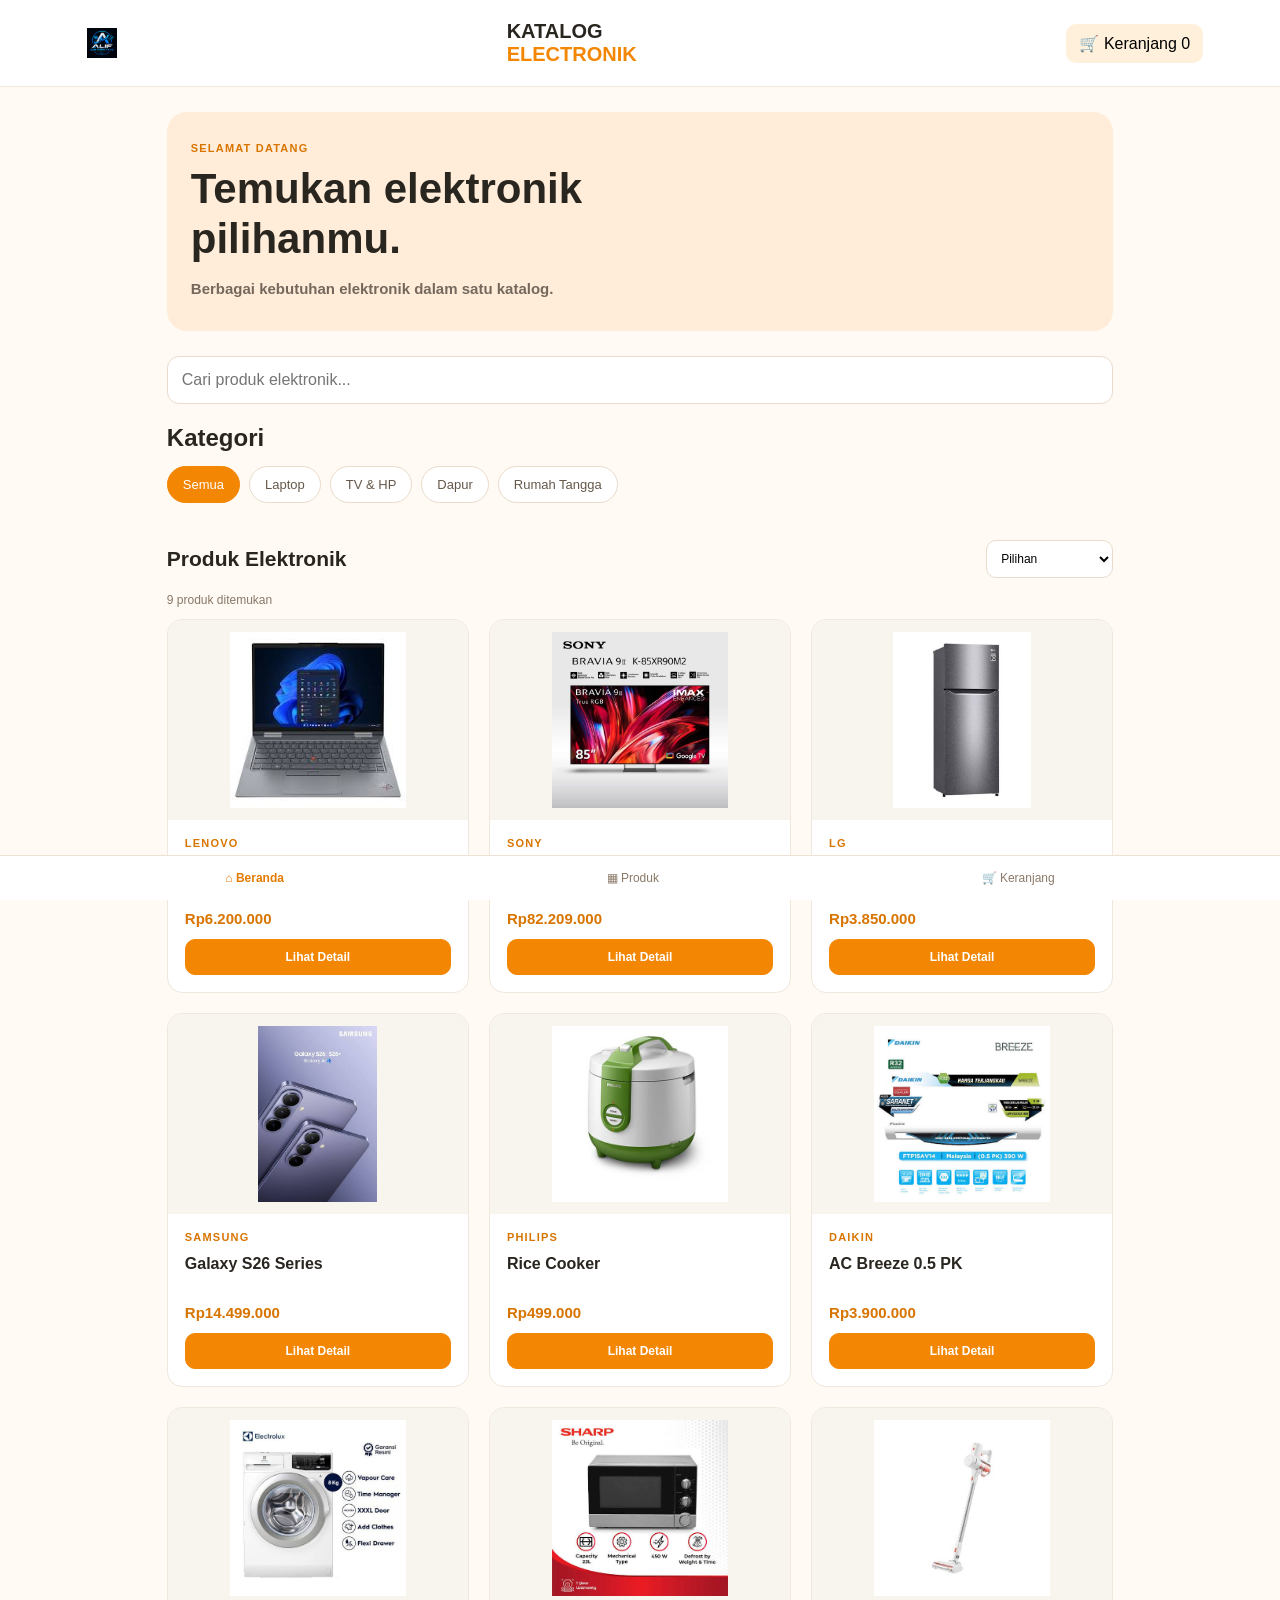
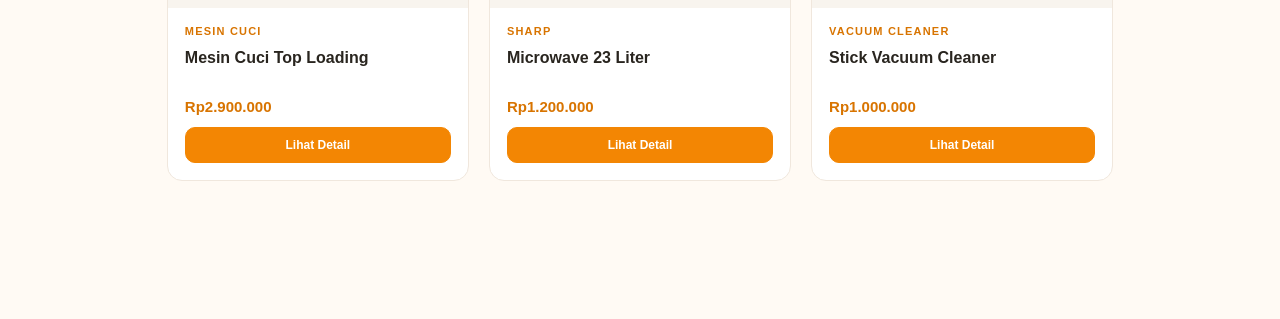
<file: index.html>
<!DOCTYPE html>
<html lang="id">
<head>
    <meta charset="UTF-8">
    <meta name="viewport" content="width=device-width, initial-scale=1.0">
    <title>Katalog Electronic</title>
    <link rel="stylesheet" href="style.css">
    <script src="script.js" defer></script>
</head>
<body>

<header class="header">
    <img  src="Alif Elektronik Store Neon Badge.png" alt="" class="logo-toko">
    <a class="logo" href="index.html">KATALOG <span>ELECTRONIK</span></a>
    <button id="cartButton" class="cartbutton">
        🛒 Keranjang <span id="cartCount">0</span>
    </button>
</header>

<main class="container">

    <section id="catalogPage">
        <div class="welcome">
            <p class="eyebrow">SELAMAT DATANG</p>
            <h1>Temukan elektronik pilihanmu.</h1>
            <p class="deskripsi">Berbagai kebutuhan elektronik dalam satu katalog.</p>
        </div>

        <div class="searchbox">
            <input id="searchInput" type="search" placeholder="Cari produk elektronik...">
        </div>

        <h2>Kategori</h2>

        <div class="categories">
            <button class="category active" data-category="Semua">Semua</button>
            <button class="category" data-category="Laptop">Laptop</button>
            <button class="category" data-category="TV & HP">TV & HP</button>
            <button class="category" data-category="Dapur">Dapur</button>
            <button class="category" data-category="Rumah Tangga">Rumah Tangga</button>
        </div>

        <div class="sectionheading">
            <h2>Produk Elektronik</h2>

            <select id="sortSelect">
                <option value="default">Pilihan</option>
                <option value="low">Harga termurah</option>
                <option value="high">Harga termahal</option>
                <option value="az">Nama A-Z</option>
            </select>
        </div>

        <p id="resultCount"></p>

        <div id="productGrid" class="productgrid">

            <article class="productcard" data-category="Laptop" data-name="Laptop ThinkPad" data-price="6200000">
                <img class="productimage" src="gambar 1.png" alt="Laptop Lenovo ThinkPad">
                <div class="productinfo">
                    <p class="productbrand">LENOVO</p>
                    <h3>Laptop ThinkPad</h3>
                    <p class="productprice">Rp6.200.000</p>
                    <a class="primarybutton" href="laptop.html">Lihat Detail</a>
                </div>
            </article>

            <article class="productcard" data-category="TV & HP" data-name="Sony BRAVIA 9 II" data-price="82209000">
                <img class="productimage" src="gambar 2.png" alt="Televisi Sony BRAVIA 9 II">
                <div class="productinfo">
                    <p class="productbrand">SONY</p>
                    <h3>BRAVIA 9 II 85 Inci</h3>
                    <p class="productprice">Rp82.209.000</p>
                    <a class="primarybutton" href="televisi.html">Lihat Detail</a>
                </div>
            </article>

            <article class="productcard" data-category="Rumah Tangga" data-name="Kulkas Dua Pintu" data-price="3850000">
                <img class="productimage" src="gambar 3.png" alt="Kulkas dua pintu LG">
                <div class="productinfo">
                    <p class="productbrand">LG</p>
                    <h3>Kulkas Dua Pintu</h3>
                    <p class="productprice">Rp3.850.000</p>
                    <a class="primarybutton" href="kulkas.html">Lihat Detail</a>
                </div>
            </article>

            <article class="productcard" data-category="TV & HP" data-name="Samsung Galaxy S26" data-price="14499000">
                <img class="productimage" src="gambar 4.png" alt="Samsung Galaxy S26">
                <div class="productinfo">
                    <p class="productbrand">SAMSUNG</p>
                    <h3>Galaxy S26 Series</h3>
                    <p class="productprice">Rp14.499.000</p>
                    <a class="primarybutton" href="handphone.html">Lihat Detail</a>
                </div>
            </article>

            <article class="productcard" data-category="Dapur" data-name="Philips Rice Cooker" data-price="499000">
                <img class="productimage" src="gambar 5.png" alt="Rice cooker Philips">
                <div class="productinfo">
                    <p class="productbrand">PHILIPS</p>
                    <h3>Rice Cooker</h3>
                    <p class="productprice">Rp499.000</p>
                    <a class="primarybutton" href="ricecooker.html">Lihat Detail</a>
                </div>
            </article>

            <article class="productcard" data-category="Rumah Tangga" data-name="Daikin Breeze AC" data-price="3900000">
                <img class="productimage" src="gambar 6.png" alt="AC Daikin Breeze 0.5 PK">
                <div class="productinfo">
                    <p class="productbrand">DAIKIN</p>
                    <h3>AC Breeze 0.5 PK</h3>
                    <p class="productprice">Rp3.900.000</p>
                    <a class="primarybutton" href="ac.html">Lihat Detail</a>
                </div>
            </article>

            <article class="productcard" data-category="Rumah Tangga" data-name="Mesin Cuci Top Loading" data-price="2900000">
                <img class="productimage" src="gambar 7.png" alt="Mesin cuci bukaan atas">
                <div class="productinfo">
                    <p class="productbrand">MESIN CUCI</p>
                    <h3>Mesin Cuci Top Loading</h3>
                    <p class="productprice">Rp2.900.000</p>
                    <a class="primarybutton" href="mesin cuci.html">Lihat Detail</a>
                </div>
            </article>

            <article class="productcard" data-category="Dapur" data-name="Sharp Microwave 23 Liter" data-price="1200000">
                <img class="productimage" src="gambar 8.png" alt="Microwave Sharp 23 liter">
                <div class="productinfo">
                    <p class="productbrand">SHARP</p>
                    <h3>Microwave 23 Liter</h3>
                    <p class="productprice">Rp1.200.000</p>
                    <a class="primarybutton" href="microwave.html">Lihat Detail</a>
                </div>
            </article>

            <article class="productcard" data-category="Rumah Tangga" data-name="Stick Vacuum Cleaner" data-price="1000000">
                <img class="productimage" src="gambar 9.png" alt="Stick vacuum cleaner">
                <div class="productinfo">
                    <p class="productbrand">VACUUM CLEANER</p>
                    <h3>Stick Vacuum Cleaner</h3>
                    <p class="productprice">Rp1.000.000</p>
                    <a class="primarybutton" href="vacum.html">Lihat Detail</a>
                </div>
            </article>

        </div>

        <p id="emptyState" hidden>Produk tidak ditemukan.</p>
    </section>

    <section id="cartPage" hidden>
        <div class="sectionheading">
            <h2>Keranjang Belanja</h2>
            <button id="backButton" class="outlinebutton">Kembali</button>
        </div>

        <div id="cartItems"></div>

        <div class="cartsummary">
            <strong>Total: <span id="cartTotal">Rp0</span></strong>
            <button id="checkoutButton" class="primarybutton">Checkout</button>
        </div>
    </section>

</main>

<nav class="bottomnav">
    <a href="index.html" class="navitem active">⌂ Beranda</a>
    <a href="#productGrid" class="navitem" id="productTab">▦ Produk</a>
    <button id="bottomCartButton" class="navitem">🛒 Keranjang</button>
</nav>

<div class="ucapan">
    <h2 class="jalan">Terimakasih Sudah Melihat Lihat Serta Sudah Belanja 😆</h2>
</div>

</body>
</html>
</file>
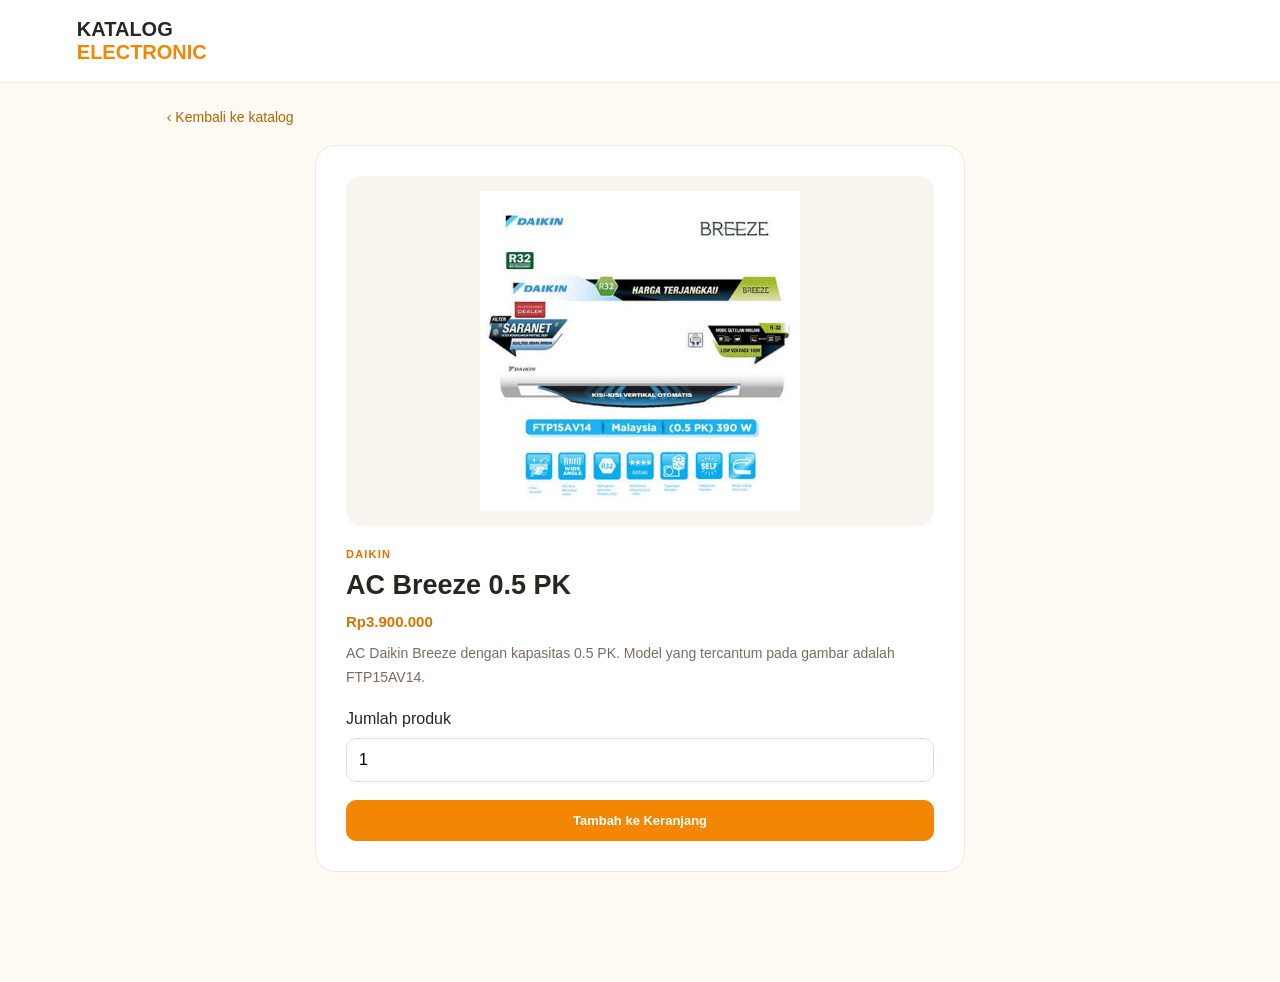
<file: ac.html>
<!DOCTYPE html>
<html lang="id">
<head>
    <meta charset="UTF-8">
    <meta name="viewport" content="width=device-width, initial-scale=1.0">
    <title>AC Daikin | Katalog Electronic</title>
    <link rel="stylesheet" href="style.css">
    <script src="script.js" defer></script>
</head>
<body>
<header class="header"><a class="logo" href="index.html">KATALOG <span>ELECTRONIC</span></a></header>
<main class="container">
    <a class="backlink" href="index.html">‹ Kembali ke katalog</a>
    <article class="detailcard" data-id="6" data-name="Daikin Breeze AC 0.5 PK" data-price="3900000" data-image="images/gambar-6.png">
        <img class="detailimage" src="gambar 6.png" alt="AC Daikin Breeze 0.5 PK">
        <p class="productbrand">DAIKIN</p>
        <h1>AC Breeze 0.5 PK</h1>
        <p class="productprice">Rp3.900.000</p>
        <p>AC Daikin Breeze dengan kapasitas 0.5 PK. Model yang tercantum pada gambar adalah FTP15AV14.</p>
        <label for="quantity">Jumlah produk</label>
        <input class="quantityinput" id="quantity" type="number" min="1" max="99" value="1">
        <button class="primarybutton addtocart">Tambah ke Keranjang</button>
    </article>
</main>
<script>document.querySelector(".addtocart").addEventListener("click", function () { addProduct(this); });</script>
</body>
</html>
</file>
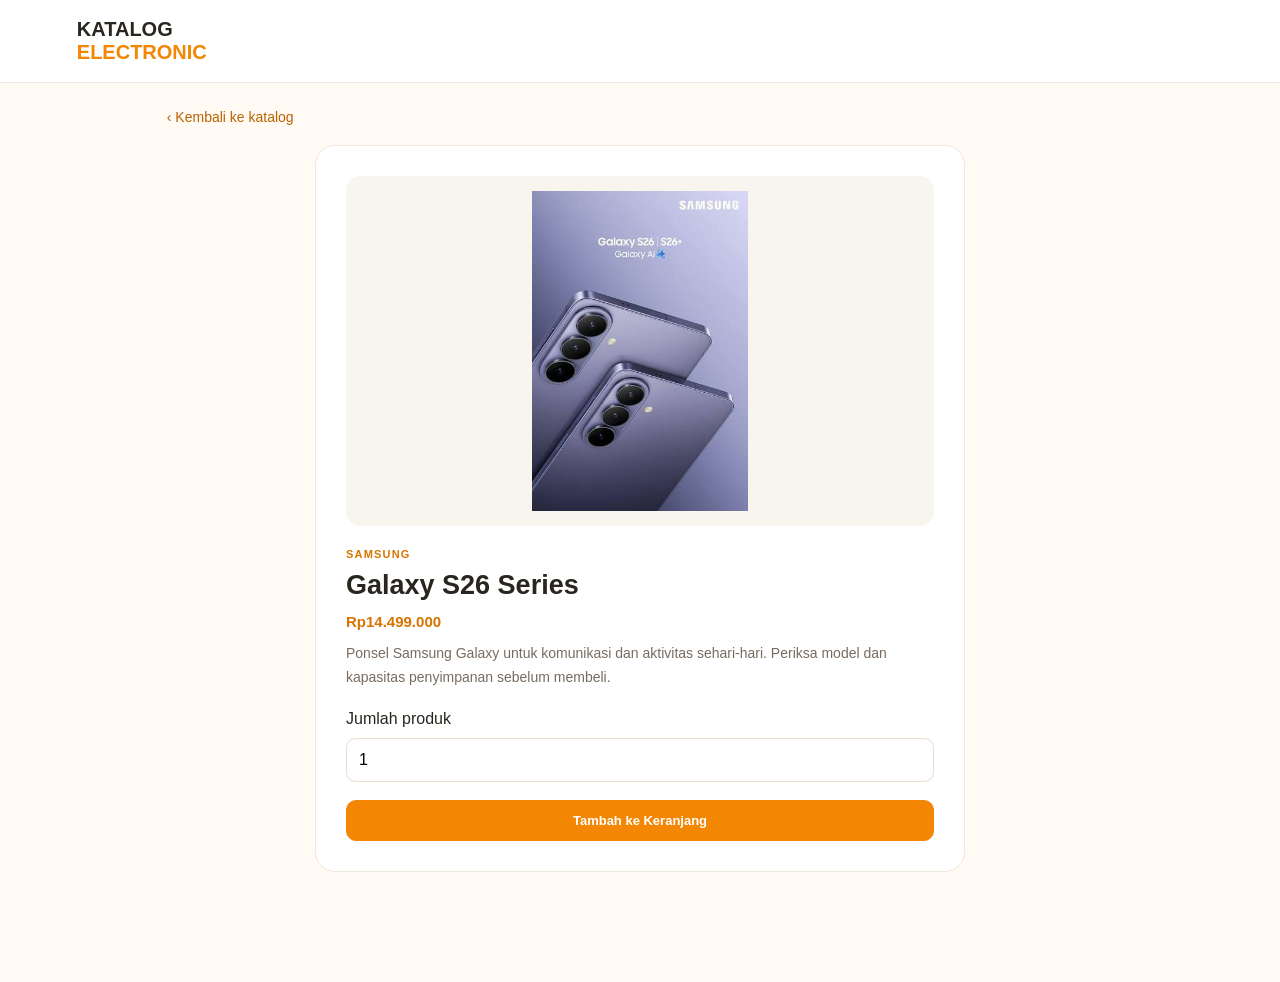
<file: handphone.html>
<!DOCTYPE html>
<html lang="id">
<head>
    <meta charset="UTF-8">
    <meta name="viewport" content="width=device-width, initial-scale=1.0">
    <title>Samsung Galaxy | Katalog Electronic</title>
    <link rel="stylesheet" href="style.css">
    <script src="script.js" defer></script>
</head>
<body>
<header class="header"><a class="logo" href="index.html">KATALOG <span>ELECTRONIC</span></a></header>
<main class="container">
    <a class="backlink" href="index.html">‹ Kembali ke katalog</a>
    <article class="detailcard" data-id="4" data-name="Samsung Galaxy S26 Series" data-price="14499000" data-image="images/gambar-4.png">
        <img class="detailimage" src="gambar 4.png" alt="Samsung Galaxy S26 Series">
        <p class="productbrand">SAMSUNG</p>
        <h1>Galaxy S26 Series</h1>
        <p class="productprice">Rp14.499.000</p>
        <p>Ponsel Samsung Galaxy untuk komunikasi dan aktivitas sehari-hari. Periksa model dan kapasitas penyimpanan sebelum membeli.</p>
        <label for="quantity">Jumlah produk</label>
        <input class="quantityinput" id="quantity" type="number" min="1" max="99" value="1">
        <button class="primarybutton addtocart">Tambah ke Keranjang</button>
    </article>
</main>
<script>document.querySelector(".addtocart").addEventListener("click", function () { addProduct(this); });</script>
</body>
</html>
</file>
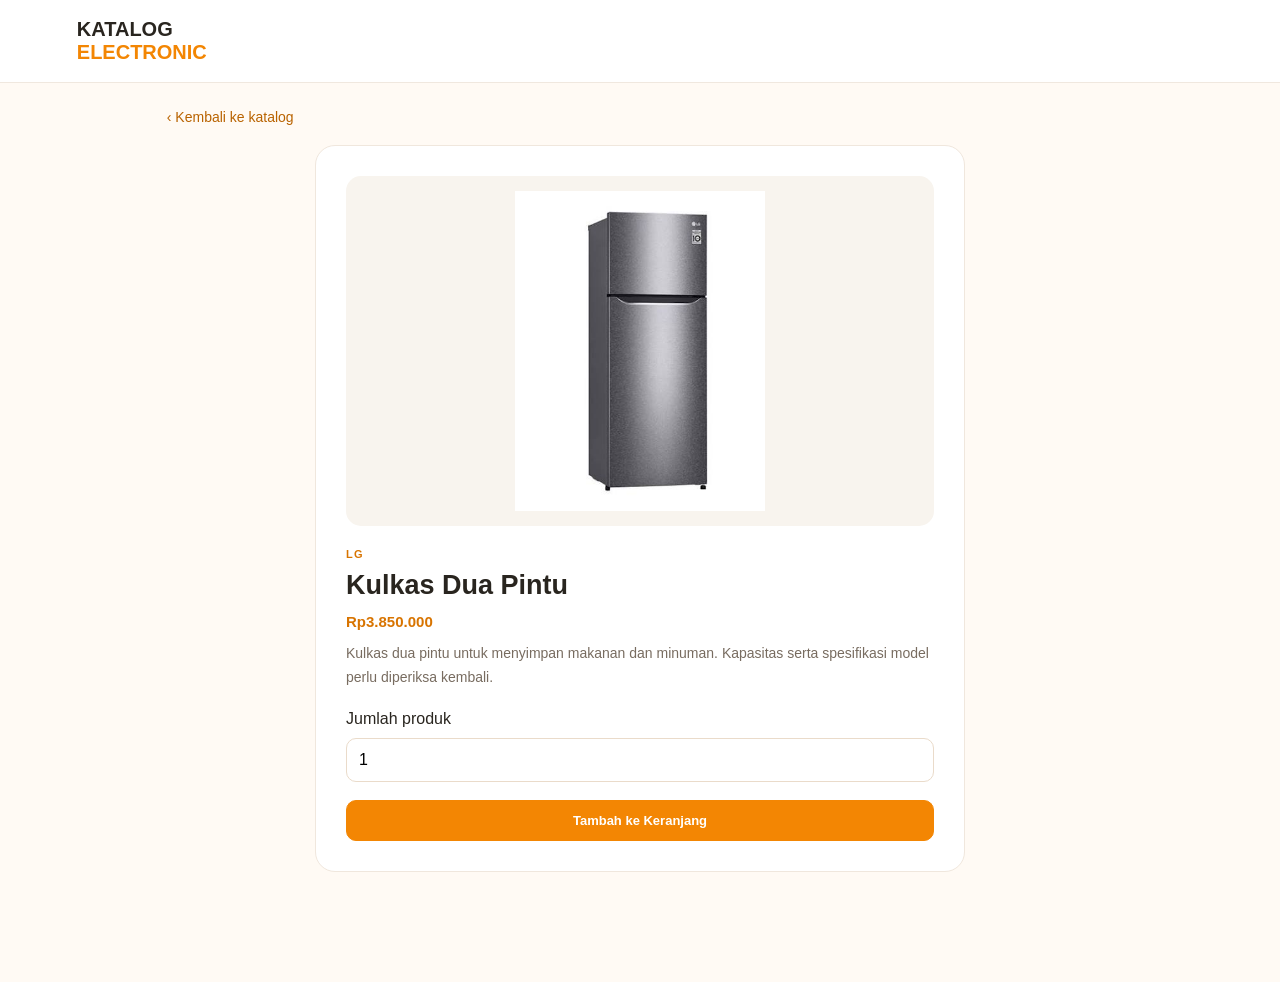
<file: kulkas.html>
<!DOCTYPE html>
<html lang="id">
<head>
    <meta charset="UTF-8">
    <meta name="viewport" content="width=device-width, initial-scale=1.0">
    <title>Kulkas LG | Katalog Electronic</title>
    <link rel="stylesheet" href="style.css">
    <script src="script.js" defer></script>
</head>
<body>
<header class="header"><a class="logo" href="index.html">KATALOG <span>ELECTRONIC</span></a></header>
<main class="container">
    <a class="backlink" href="index.html">‹ Kembali ke katalog</a>
    <article class="detailcard" data-id="3" data-name="Kulkas Dua Pintu LG" data-price="3850000" data-image="images/gambar-3.png">
        <img class="detailimage" src="gambar 3.png" alt="Kulkas dua pintu LG">
        <p class="productbrand">LG</p>
        <h1>Kulkas Dua Pintu</h1>
        <p class="productprice">Rp3.850.000</p>
        <p>Kulkas dua pintu untuk menyimpan makanan dan minuman. Kapasitas serta spesifikasi model perlu diperiksa kembali.</p>
        <label for="quantity">Jumlah produk</label>
        <input class="quantityinput" id="quantity" type="number" min="1" max="99" value="1">
        <button class="primarybutton addtocart">Tambah ke Keranjang</button>
    </article>
</main>
<script>document.querySelector(".addtocart").addEventListener("click", function () { addProduct(this); });</script>
</body>
</html>
</file>
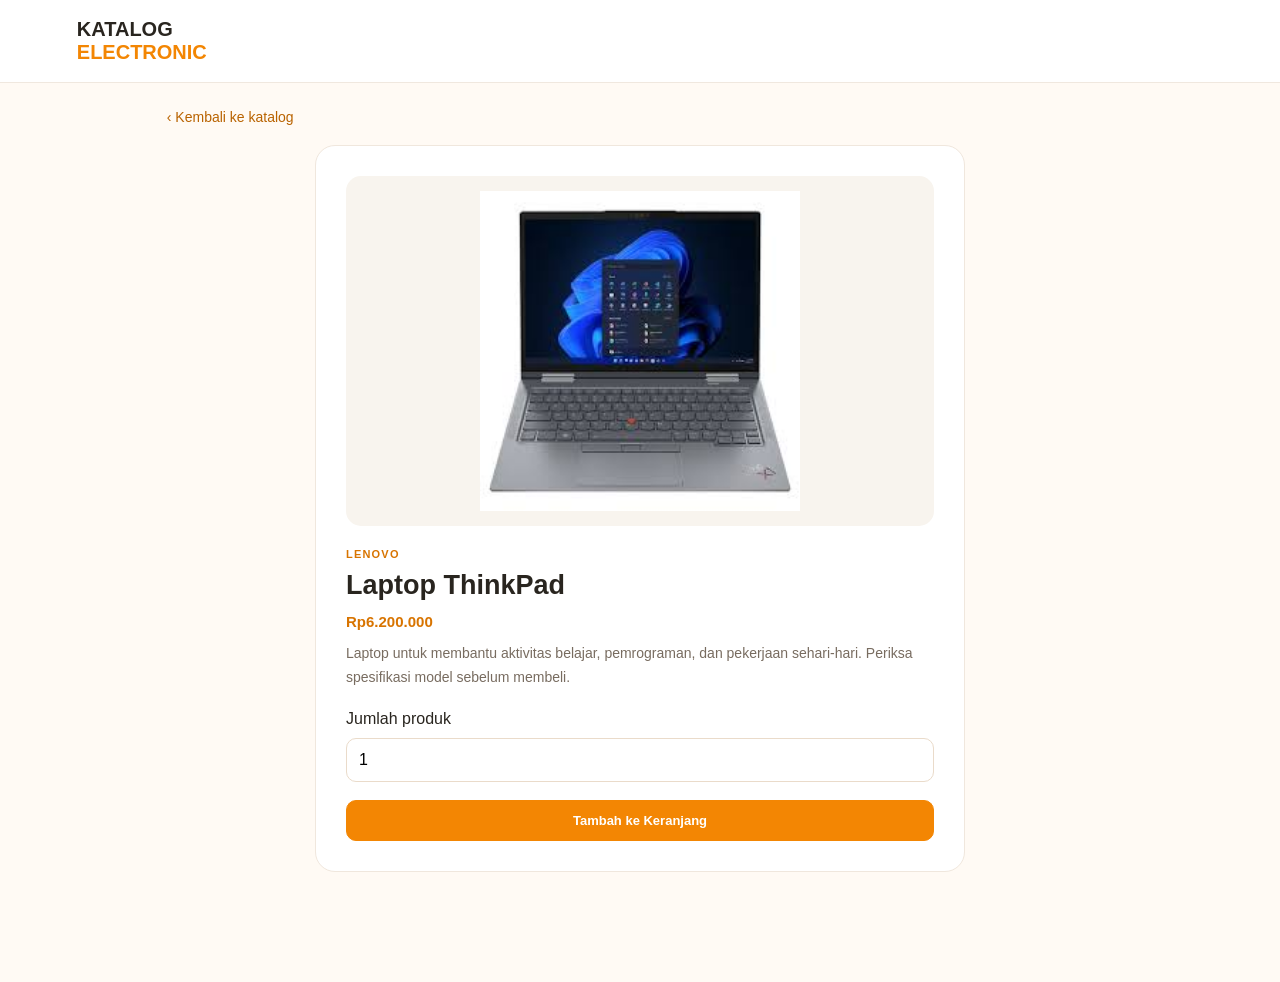
<file: laptop.html>
<!DOCTYPE html>
<html lang="id">
<head>
    <meta charset="UTF-8">
    <meta name="viewport" content="width=device-width, initial-scale=1.0">
    <title>Laptop ThinkPad | Katalog Electronic</title>
    <link rel="stylesheet" href="style.css">
    <script src="script.js" defer></script>
</head>
<body>
<header class="header"><a class="logo" href="index.html">KATALOG <span>ELECTRONIC</span></a></header>
<main class="container">
    <a class="backlink" href="index.html">‹ Kembali ke katalog</a>
    <article class="detailcard" data-id="1" data-name="Laptop ThinkPad" data-price="6200000" data-image="images/gambar-1.png">
        <img class="detailimage" src="gambar 1.png" alt="Laptop Lenovo ThinkPad">
        <p class="productbrand">LENOVO</p>
        <h1>Laptop ThinkPad</h1>
        <p class="productprice">Rp6.200.000</p>
        <p>Laptop untuk membantu aktivitas belajar, pemrograman, dan pekerjaan sehari-hari. Periksa spesifikasi model sebelum membeli.</p>
        <label for="quantity">Jumlah produk</label>
        <input class="quantityinput" id="quantity" type="number" min="1" max="99" value="1">
        <button class="primarybutton addtocart">Tambah ke Keranjang</button>
    </article>
</main>
<script>document.querySelector(".addtocart").addEventListener("click", function () { addProduct(this); });</script>
</body>
</html>
</file>
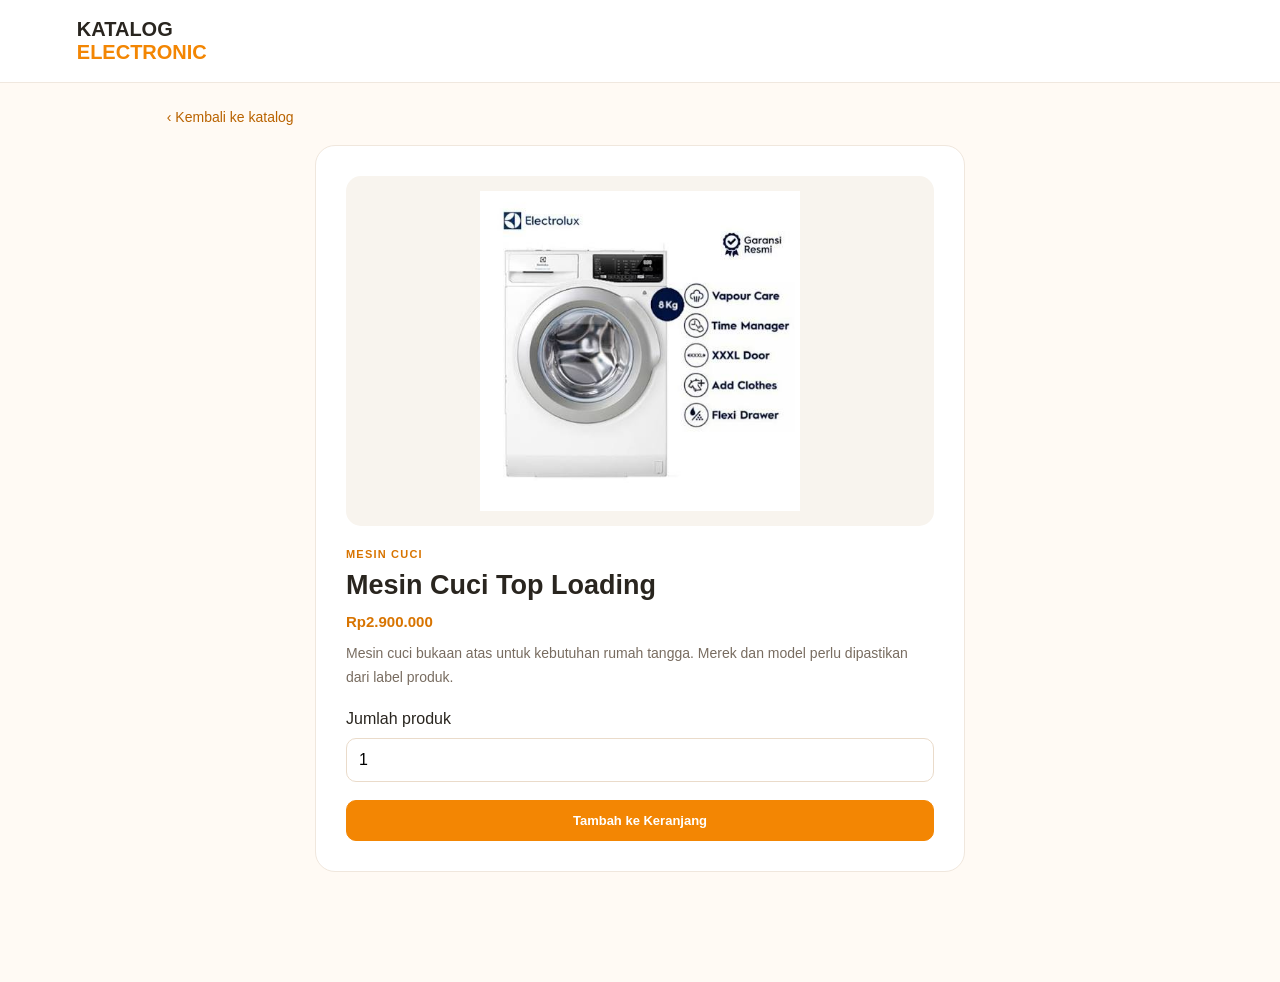
<file: mesin cuci.html>
<!DOCTYPE html>
<html lang="id">
<head>
    <meta charset="UTF-8">
    <meta name="viewport" content="width=device-width, initial-scale=1.0">
    <title>Mesin Cuci | Katalog Electronic</title>
    <link rel="stylesheet" href="style.css">
    <script src="script.js" defer></script>
</head>
<body>
<header class="header"><a class="logo" href="index.html">KATALOG <span>ELECTRONIC</span></a></header>
<main class="container">
    <a class="backlink" href="index.html">‹ Kembali ke katalog</a>
    <article class="detailcard" data-id="7" data-name="Mesin Cuci Top Loading" data-price="2900000" data-image="images/gambar-7.png">
        <img class="detailimage" src="gambar 7.png" alt="Mesin cuci bukaan atas">
        <p class="productbrand">MESIN CUCI</p>
        <h1>Mesin Cuci Top Loading</h1>
        <p class="productprice">Rp2.900.000</p>
        <p>Mesin cuci bukaan atas untuk kebutuhan rumah tangga. Merek dan model perlu dipastikan dari label produk.</p>
        <label for="quantity">Jumlah produk</label>
        <input class="quantityinput" id="quantity" type="number" min="1" max="99" value="1">
        <button class="primarybutton addtocart">Tambah ke Keranjang</button>
    </article>
</main>
<script>document.querySelector(".addtocart").addEventListener("click", function () { addProduct(this); });</script>
</body>
</html>
</file>
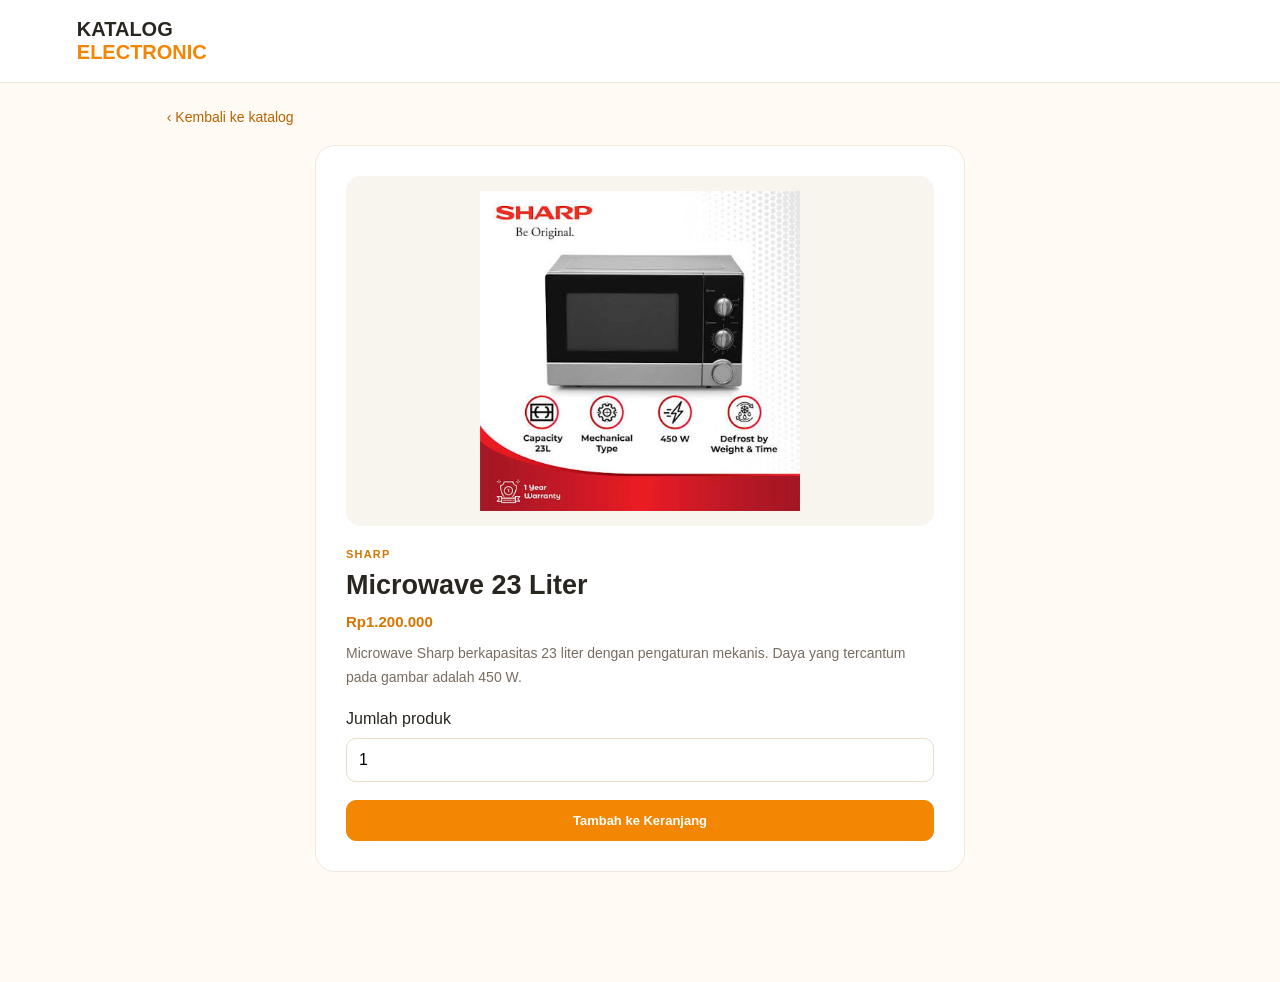
<file: microwave.html>
<!DOCTYPE html>
<html lang="id">
<head>
    <meta charset="UTF-8">
    <meta name="viewport" content="width=device-width, initial-scale=1.0">
    <title>Microwave Sharp | Katalog Electronic</title>
    <link rel="stylesheet" href="style.css">
    <script src="script.js" defer></script>
</head>
<body>
<header class="header"><a class="logo" href="index.html">KATALOG <span>ELECTRONIC</span></a></header>
<main class="container">
    <a class="backlink" href="index.html">‹ Kembali ke katalog</a>
    <article class="detailcard" data-id="8" data-name="Sharp Microwave 23 Liter" data-price="1200000" data-image="images/gambar-8.png">
        <img class="detailimage" src="gambar 8.png" alt="Microwave Sharp 23 liter">
        <p class="productbrand">SHARP</p>
        <h1>Microwave 23 Liter</h1>
        <p class="productprice">Rp1.200.000</p>
        <p>Microwave Sharp berkapasitas 23 liter dengan pengaturan mekanis. Daya yang tercantum pada gambar adalah 450 W.</p>
        <label for="quantity">Jumlah produk</label>
        <input class="quantityinput" id="quantity" type="number" min="1" max="99" value="1">
        <button class="primarybutton addtocart">Tambah ke Keranjang</button>
    </article>
</main>
<script>document.querySelector(".addtocart").addEventListener("click", function () { addProduct(this); });</script>
</body>
</html>
</file>
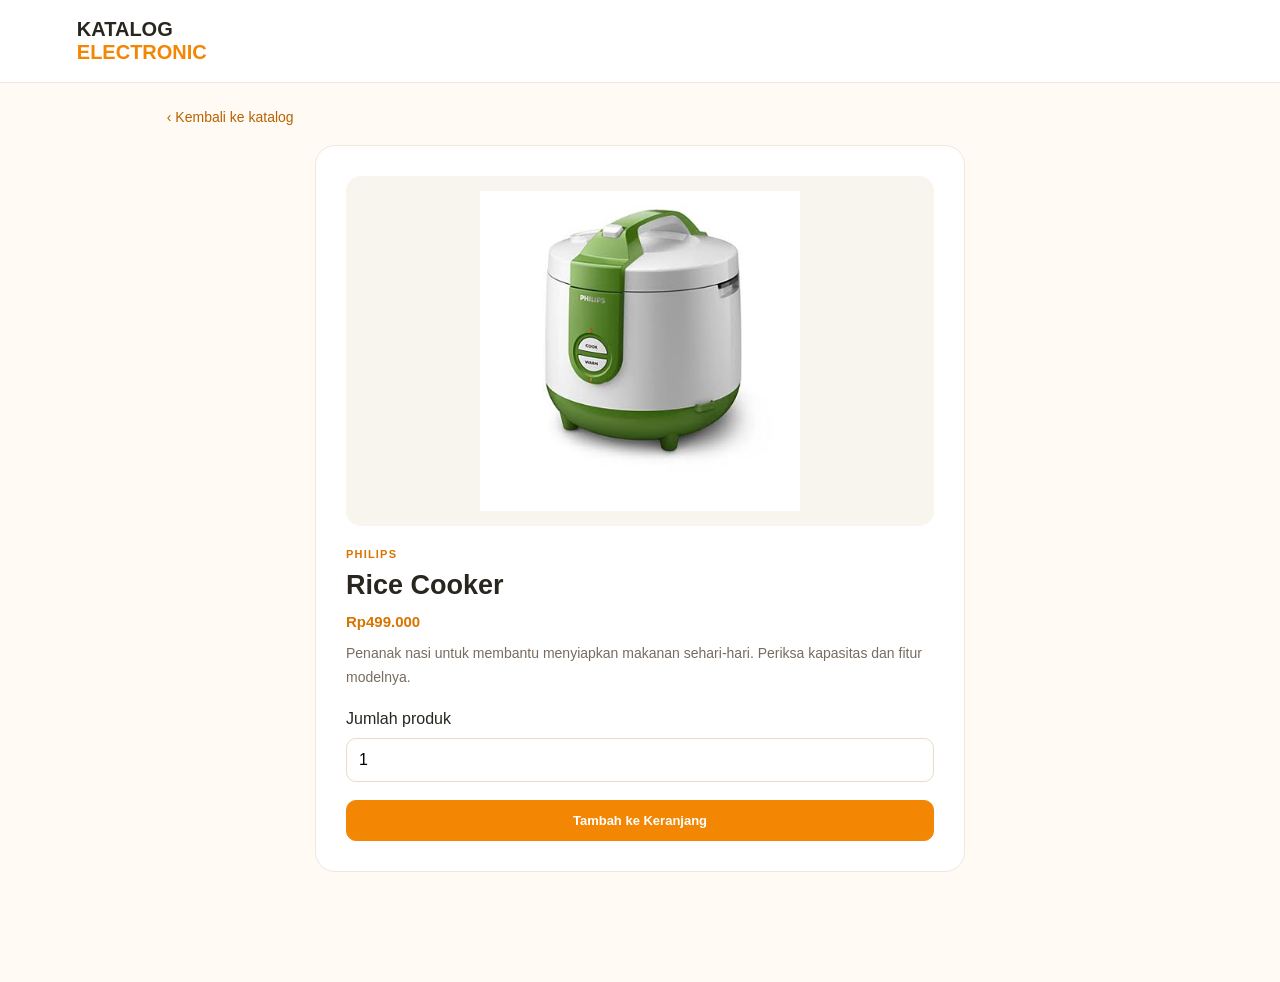
<file: ricecooker.html>
<!DOCTYPE html>
<html lang="id">
<head>
    <meta charset="UTF-8">
    <meta name="viewport" content="width=device-width, initial-scale=1.0">
    <title>Rice Cooker Philips | Katalog Electronic</title>
    <link rel="stylesheet" href="style.css">
    <script src="script.js" defer></script>
</head>
<body>
<header class="header"><a class="logo" href="index.html">KATALOG <span>ELECTRONIC</span></a></header>
<main class="container">
    <a class="backlink" href="index.html">‹ Kembali ke katalog</a>
    <article class="detailcard" data-id="5" data-name="Philips Rice Cooker" data-price="499000" data-image="images/gambar-5.png">
        <img class="detailimage" src="gambar 5.png" alt="Rice cooker Philips">
        <p class="productbrand">PHILIPS</p>
        <h1>Rice Cooker</h1>
        <p class="productprice">Rp499.000</p>
        <p>Penanak nasi untuk membantu menyiapkan makanan sehari-hari. Periksa kapasitas dan fitur modelnya.</p>
        <label for="quantity">Jumlah produk</label>
        <input class="quantityinput" id="quantity" type="number" min="1" max="99" value="1">
        <button class="primarybutton addtocart">Tambah ke Keranjang</button>
    </article>
</main>
<script>document.querySelector(".addtocart").addEventListener("click", function () { addProduct(this); });</script>
</body>
</html>
</file>
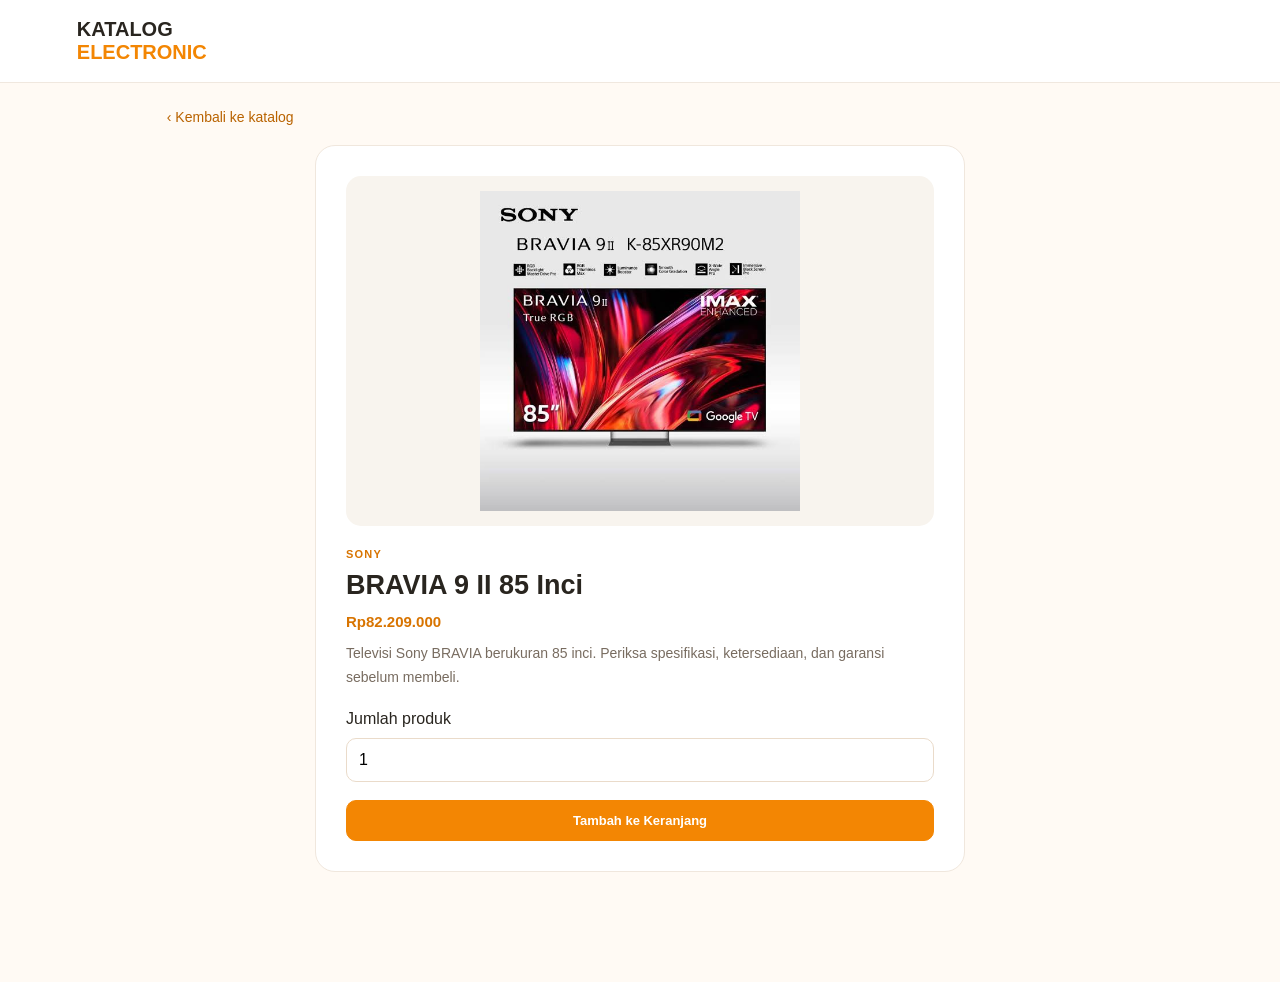
<file: televisi.html>
<!DOCTYPE html>
<html lang="id">
<head>
    <meta charset="UTF-8">
    <meta name="viewport" content="width=device-width, initial-scale=1.0">
    <title>Sony BRAVIA | Katalog Electronic</title>
    <link rel="stylesheet" href="style.css">
    <script src="script.js" defer></script>
</head>
<body>
<header class="header"><a class="logo" href="index.html">KATALOG <span>ELECTRONIC</span></a></header>
<main class="container">
    <a class="backlink" href="index.html">‹ Kembali ke katalog</a>
    <article class="detailcard" data-id="2" data-name="Sony BRAVIA 9 II 85 Inci" data-price="82209000" data-image="images/gambar-2.png">
        <img class="detailimage" src="gambar 2.png" alt="Televisi Sony BRAVIA 9 II 85 inci">
        <p class="productbrand">SONY</p>
        <h1>BRAVIA 9 II 85 Inci</h1>
        <p class="productprice">Rp82.209.000</p>
        <p>Televisi Sony BRAVIA berukuran 85 inci. Periksa spesifikasi, ketersediaan, dan garansi sebelum membeli.</p>
        <label for="quantity">Jumlah produk</label>
        <input class="quantityinput" id="quantity" type="number" min="1" max="99" value="1">
        <button class="primarybutton addtocart">Tambah ke Keranjang</button>
    </article>
</main>
<script>document.querySelector(".addtocart").addEventListener("click", function () { addProduct(this); });</script>
</body>
</html>
</file>
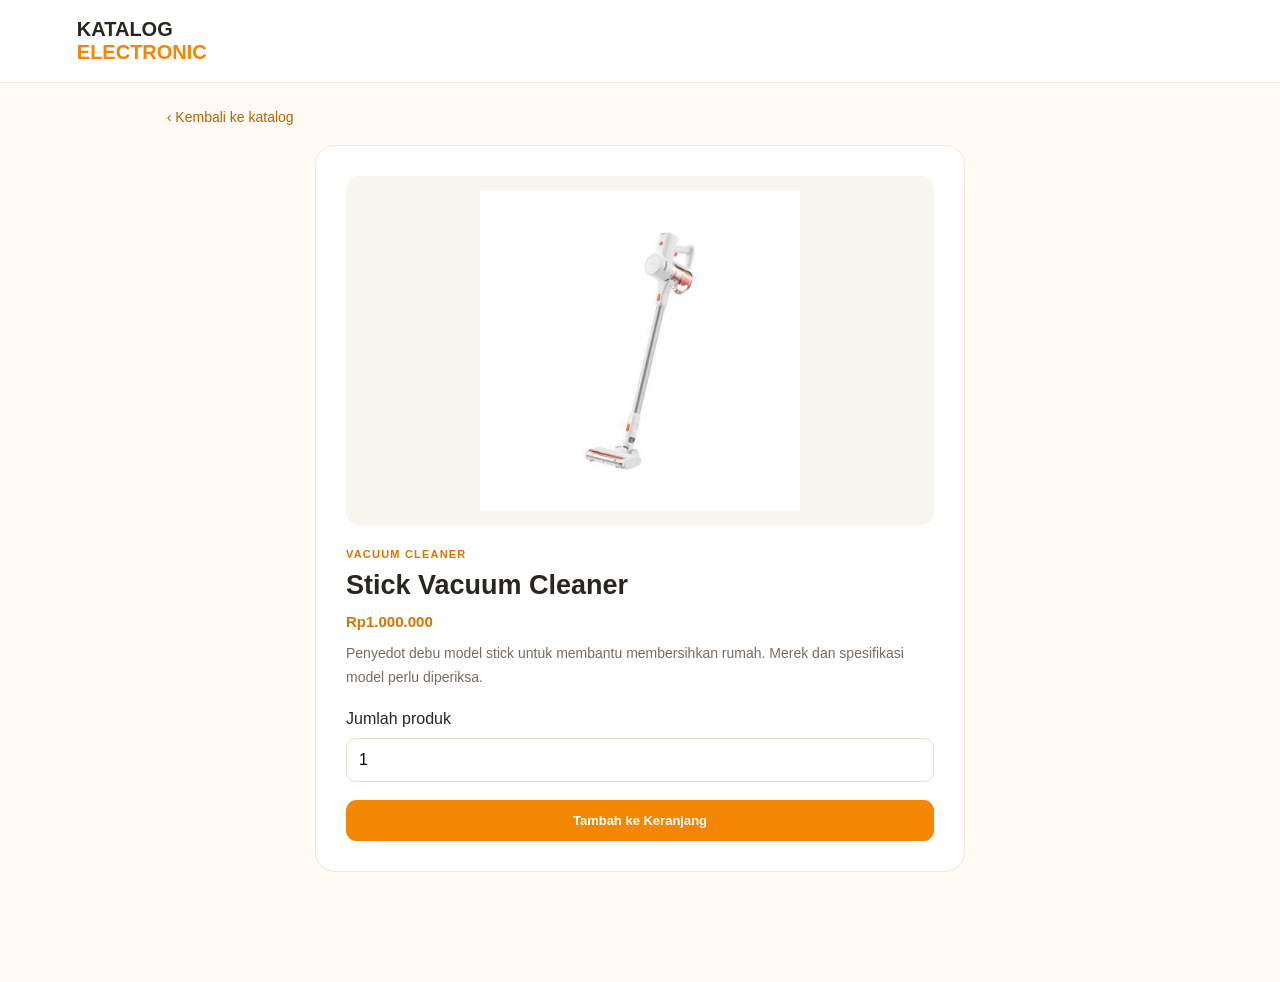
<file: vacum.html>
<!DOCTYPE html>
<html lang="id">
<head>
    <meta charset="UTF-8">
    <meta name="viewport" content="width=device-width, initial-scale=1.0">
    <title>Vacuum Cleaner | Katalog Electronic</title>
    <link rel="stylesheet" href="style.css">
    <script src="script.js" defer></script>
</head>
<body>
<header class="header"><a class="logo" href="index.html">KATALOG <span>ELECTRONIC</span></a></header>
<main class="container">
    <a class="backlink" href="index.html">‹ Kembali ke katalog</a>
    <article class="detailcard" data-id="9" data-name="Stick Vacuum Cleaner" data-price="1000000" data-image="images/gambar-9.png">
        <img class="detailimage" src="gambar 9.png" alt="Stick vacuum cleaner">
        <p class="productbrand">VACUUM CLEANER</p>
        <h1>Stick Vacuum Cleaner</h1>
        <p class="productprice">Rp1.000.000</p>
        <p>Penyedot debu model stick untuk membantu membersihkan rumah. Merek dan spesifikasi model perlu diperiksa.</p>
        <label for="quantity">Jumlah produk</label>
        <input class="quantityinput" id="quantity" type="number" min="1" max="99" value="1">
        <button class="primarybutton addtocart">Tambah ke Keranjang</button>
    </article>
</main>
<script>document.querySelector(".addtocart").addEventListener("click", function () { addProduct(this); });</script>
</body>
</html>
</file>
<file: style.css>
* {
    box-sizing: border-box;
    margin: 0;
    padding: 0;
}

body {
    font-family: Arial, sans-serif;
    background-color: #fffaf4;
    color: #29251f;
    padding-bottom: 85px;
}

button,
input,
select {
    font: inherit;
}

button,
a {
    cursor: pointer;
}

.header {
    background-color: #ffffff;
    padding: 18px 6%;
    display: flex;
    align-items: center;
    justify-content: space-between;
    border-bottom: 1px solid #f0e8df;
}

.logo {
    color: #29251f;
    text-decoration: none;
    font-size: 20px;
    font-weight: bolder;
}

.logo span {
    color: #f38603;
    display: block;
    padding-right: 50px;
}

.cartbutton {
    padding: 10px 13px;
    border: none;
    border-radius: 10px;
    background-color: #fff0dc;
}

.container {
    width: 100%;
    max-width: 1100px;
    margin: auto;
    padding: 25px 6%;
}

.welcome {
    background-color: #ffedda;
    padding: 30px 24px;
    border-radius: 20px;
    margin-bottom: 25px;
    transition: 0.9s ease;
}

.welcome:hover{
    transform: translateY(-10px);
}

.welcome h1 {
    max-width: 500px;
    font-size: clamp(28px, 6vw, 42px);
    line-height: 1.2;
    margin-bottom: 12px;
}

.welcome p:last-child {
    color: #74685c;
    line-height: 1.6;
}

.eyebrow,
.productbrand {
    color: #d87400;
    font-size: 11px;
    font-weight: bold;
    letter-spacing: 1.2px;
    margin-bottom: 10px;
}

.searchbox {
    margin: 20px 0;
}

.searchbox input {
    width: 100%;
    padding: 14px;
    border: 1px solid #eadbca;
    border-radius: 12px;
    background-color: #ffffff;
}

.categories {
    display: flex;
    gap: 9px;
    overflow-x: auto;
    padding: 14px 0 22px;
}

.category {
    flex-shrink: 0;
    padding: 10px 15px;
    border: 1px solid #eadbca;
    border-radius: 25px;
    background-color: #ffffff;
    color: #65584a;
    font-size: 13px;
}

.category.active {
    color: #ffffff;
    background-color: #f38603;
    border-color: #f38603;
}

.sectionheading {
    display: flex;
    justify-content: space-between;
    align-items: center;
    gap: 12px;
    margin: 15px 0;
}

.sectionheading h2,
.container > h2 {
    font-size: 21px;
}

#sortSelect {
    max-width: 150px;
    padding: 10px;
    border: 1px solid #eadbca;
    border-radius: 10px;
    background-color: #ffffff;
    font-size: 12px;
}

#resultCount {
    margin-bottom: 12px;
    color: #887968;
    font-size: 12px;
}

.productgrid {
    display: grid;
    grid-template-columns: repeat(2, minmax(0, 1fr));
    gap: 14px;
}

.productcard {
    min-width: 0;
    overflow: hidden;
    border: 1px solid #f0e7dd;
    border-radius: 15px;
    background-color: #ffffff;
}

.productimage {
    display: block;
    width: 100%;
    height: 145px;
    object-fit: contain;
    padding: 12px;
    background-color: #f8f4ee;
}

.productinfo {
    padding: 13px;
}

.productinfo h3 {
    font-size: 14px;
    line-height: 1.4;
    min-height: 39px;
    margin-bottom: 9px;
}

.productprice {
    color: #d87400;
    font-weight: bold;
    font-size: 15px;
    margin: 12px 0;
}

.primarybutton, .outlinebutton {
    display: inline-block;
    text-align: center;
    padding: 12px 15px;
    border-radius: 10px;
    font-size: 13px;
    font-weight: bold;
    text-decoration: none;
}

.primarybutton {
    border: 1px solid #f38603;
    background-color: #f38603;
    color: #ffffff;
}

.primarybutton:hover {
    background-color: #d87400;
}

.productinfo .primarybutton {
    display: block;
    width: 100%;
    padding: 10px 5px;
    font-size: 12px;
}

.outlinebutton {
    color: #c66a00;
    border: 1px solid #f38603;
    background-color: #ffffff;
}

.backlink {
    display: inline-block;
    margin-bottom: 20px;
    color: #b96300;
    text-decoration: none;
    font-size: 14px;
}

.detailcard {
    max-width: 650px;
    margin: auto;
    padding: 22px;
    background-color: #ffffff;
    border: 1px solid #f0e7dd;
    border-radius: 20px;
}

.detailimage {
    display: block;
    width: 100%;
    height: 280px;
    object-fit: contain;
    padding: 15px;
    background-color: #f8f4ee;
    border-radius: 15px;
    margin-bottom: 22px;
}

.detailcard h1 {
    font-size: 27px;
    margin: 10px 0;
}

.detailcard > p:not(.productbrand):not(.productprice) {
    color: #786c60;
    font-size: 14px;
    line-height: 1.7;
    margin-bottom: 20px;
}

.quantityinput {
    display: block;
    width: 100%;
    padding: 12px;
    margin: 10px 0 18px;
    border: 1px solid #eadbca;
    border-radius: 10px;
}

.addtocart {
    width: 100%;
}

.cartitem {
    display: flex;
    align-items: center;
    gap: 12px;
    padding: 12px;
    margin-bottom: 12px;
    background-color: #ffffff;
    border: 1px solid #f0e7dd;
    border-radius: 13px;
}

.cartitem img {
    width: 70px;
    height: 70px;
    object-fit: contain;
    background-color: #f8f4ee;
    border-radius: 9px;
}

.cartiteminfo {
    flex: 1;
    min-width: 0;
}

.cartiteminfo h3 {
    font-size: 13px;
    margin-bottom: 6px;
}

.cartiteminfo p {
    color: #d87400;
    font-size: 13px;
    font-weight: bold;
}

.removebutton {
    border: none;
    padding: 8px;
    border-radius: 8px;
    background-color: #fff0dc;
    color: #a95b00;
    font-size: 11px;
}

.cartsummary {
    display: flex;
    justify-content: space-between;
    align-items: center;
    gap: 12px;
    margin-top: 20px;
    padding: 16px;
    border-radius: 14px;
    background-color: #ffffff;
}

.bottomnav {
    position: fixed;
    bottom: 0;
    left: 0;
    z-index: 10;
    width: 100%;
    display: flex;
    justify-content: space-around;
    align-items: center;
    padding: 15px 5%;
    background-color: #ffffff;
    border-top: 1px solid #eee2d5;
}

.navitem {
    color: #8a7968;
    text-decoration: none;
    background: none;
    border: none;
    font-size: 12px;
}

.navitem.active {
    color: #e47a00;
    font-weight: bold;
}

[hidden] {
    display: none !important;
}

@media (min-width: 700px) {
    .productgrid {
        grid-template-columns: repeat(3, minmax(0, 1fr));
        gap: 20px;
    }

    .productimage {
        height: 200px;
    }

    .productinfo {
        padding: 17px;
    }

    .productinfo h3 {
        font-size: 16px;
    }

    .detailimage {
        height: 350px;
    }

    .detailcard {
        padding: 30px;
    }
}

@media (max-width: 480px) {
    .container {
        padding-left: 4%;
        padding-right: 4%;
    }

    .productgrid {
        gap: 8px;
    }

    .productinfo {
        padding: 9px;
    }

    .productinfo h3,
    .productprice {
        font-size: 12px;
    }
}

.logo-toko{
    width: 50px;
    height: auto;
    padding: 10px;
}

.ucapan{
    justify-content: flex-start;
    display: flex;
    margin: 0 auto;
    white-space: nowrap;
    overflow: hidden;
    transition: 0.9s ease;
}

.jalan{
    animation: jalan-kiri 10s linear infinite;
    display: inline-block;
    padding-left: 100%;
    color: #d87400;
}

@keyframes jalan-kiri{
    0%{transform: translate3d(10,10,10);}
    100%{transform: translate3d(-100%,0,0);}
}

.deskripsi{
    font-weight: bolder;
    font-size: 15px;
    color: #FF933E;
}
</file>
